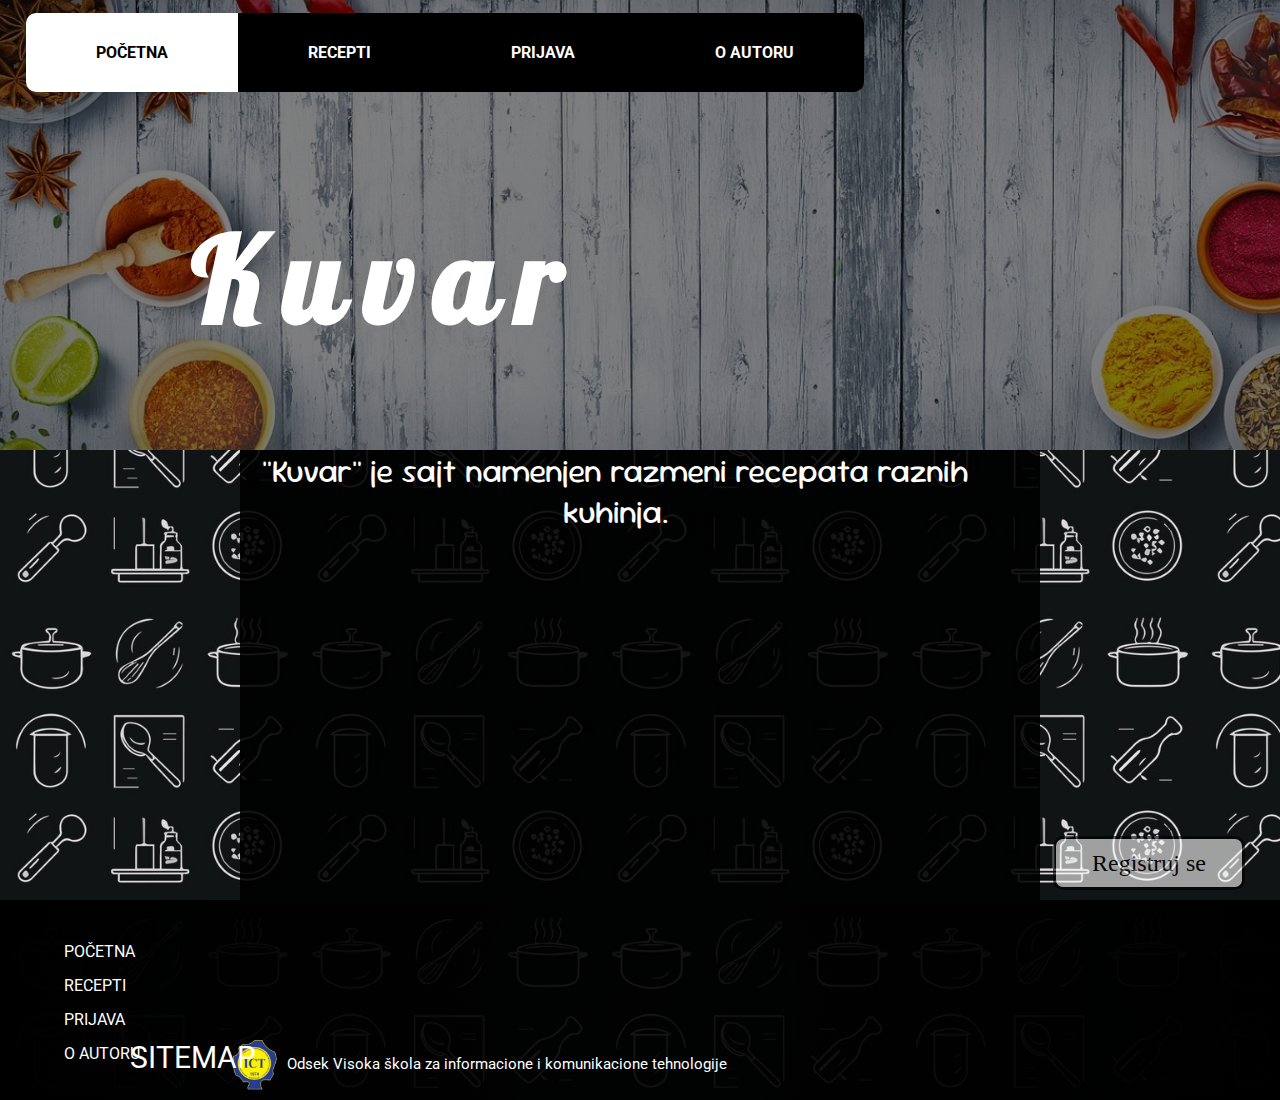
<file: index.html>
<!DOCTYPE html>
<html>
    <head>
		<meta charset ="UTF-8">
        <title>Kuvar</title>
		<link rel="stylesheet" href="css/style.css">
		<link rel="icon" type="image/x-icon" href="images\favicon.ico">
		<link rel="preload" href="images/titlebanner.jpg" as="image">
		<link href='https://fonts.googleapis.com/css?family=Sour+Gummy' rel='stylesheet' type='text/css'>
		<link href='https://fonts.googleapis.com/css?family=Roboto' rel='stylesheet' type='text/css'>
		<link href='https://fonts.googleapis.com/css?family=Lobster' rel='stylesheet' type='text/css'>
		<link rel="stylesheet" href="https://cdnjs.cloudflare.com/ajax/libs/font-awesome/6.0.0-beta3/css/all.min.css">
    </head>

    <body>
		<header>
			<div class="banner">
				<nav class="navigacija">
					<ul>
						<li><a href="index.html" style="background-color: white;color: black">POČETNA</a></li>
						<li><a href="recepti.html#detail">RECEPTI</a></li>
						<li><a href="prijava.html#registraciona-forma">PRIJAVA</a></li>
						<li><a href="o-autoru.html" >O AUTORU</a></li>
					</ul>
				</nav>
				<h1>Kuvar</h1>
			</div>
		<header>
		<main>
			<div id="opis-sajta">
				<p id="opis-levo">"Kuvar" je sajt namenjen razmeni recepata raznih kuhinja.</p><br>
				<p id="opis-desno">"Kuvar" nudi broj svojih izabranih recepata za najbolje kućne obroke, ali takođe i Vaše recepte! <a href="prijava.html#registraciona-forma" id="link-za-prijavu">Prijavite se danas</a> i podelite sa ostalim korisnicima jela koja svakodnevno krase Vašu trpezu!</p>
			</div>
			<div class="prijava-link">
					<a href="prijava.html#registraciona-forma"><button id="prijava">Registruj se</button></a>
			</div>
		</main>
		<footer>
			<nav class="footer-navigacija">
				<ul>
					<li><a href="index.html">POČETNA</a></li>
					<li><a href="recepti.html">RECEPTI</a></li>
					<li><a href="prijava.html#registraciona-forma">PRIJAVA</a></li>
					<li><a href="o-autoru.html" >O AUTORU</a></li>
				</ul>
			</nav>
			<div id="link-sajta-skole">
				<img src="images/ictlogo.png">
				<a href="https://www.ict.edu.rs/" id="link-skole" target="_blank">Odsek Visoka škola za informacione i komunikacione tehnologije</a>
			</div>
			<div>
				<a href="sitemap.html" id="sitemap-link">SITEMAP</a>
			</div>
		</footer>
		<script>
        window.addEventListener("load", function() {
            if (window.location.hash) {
                window.scrollTo(0, 0);
                history.pushState("", document.title, window.location.pathname);
            }
        });
		</script>
    </body>
</html>
</file>
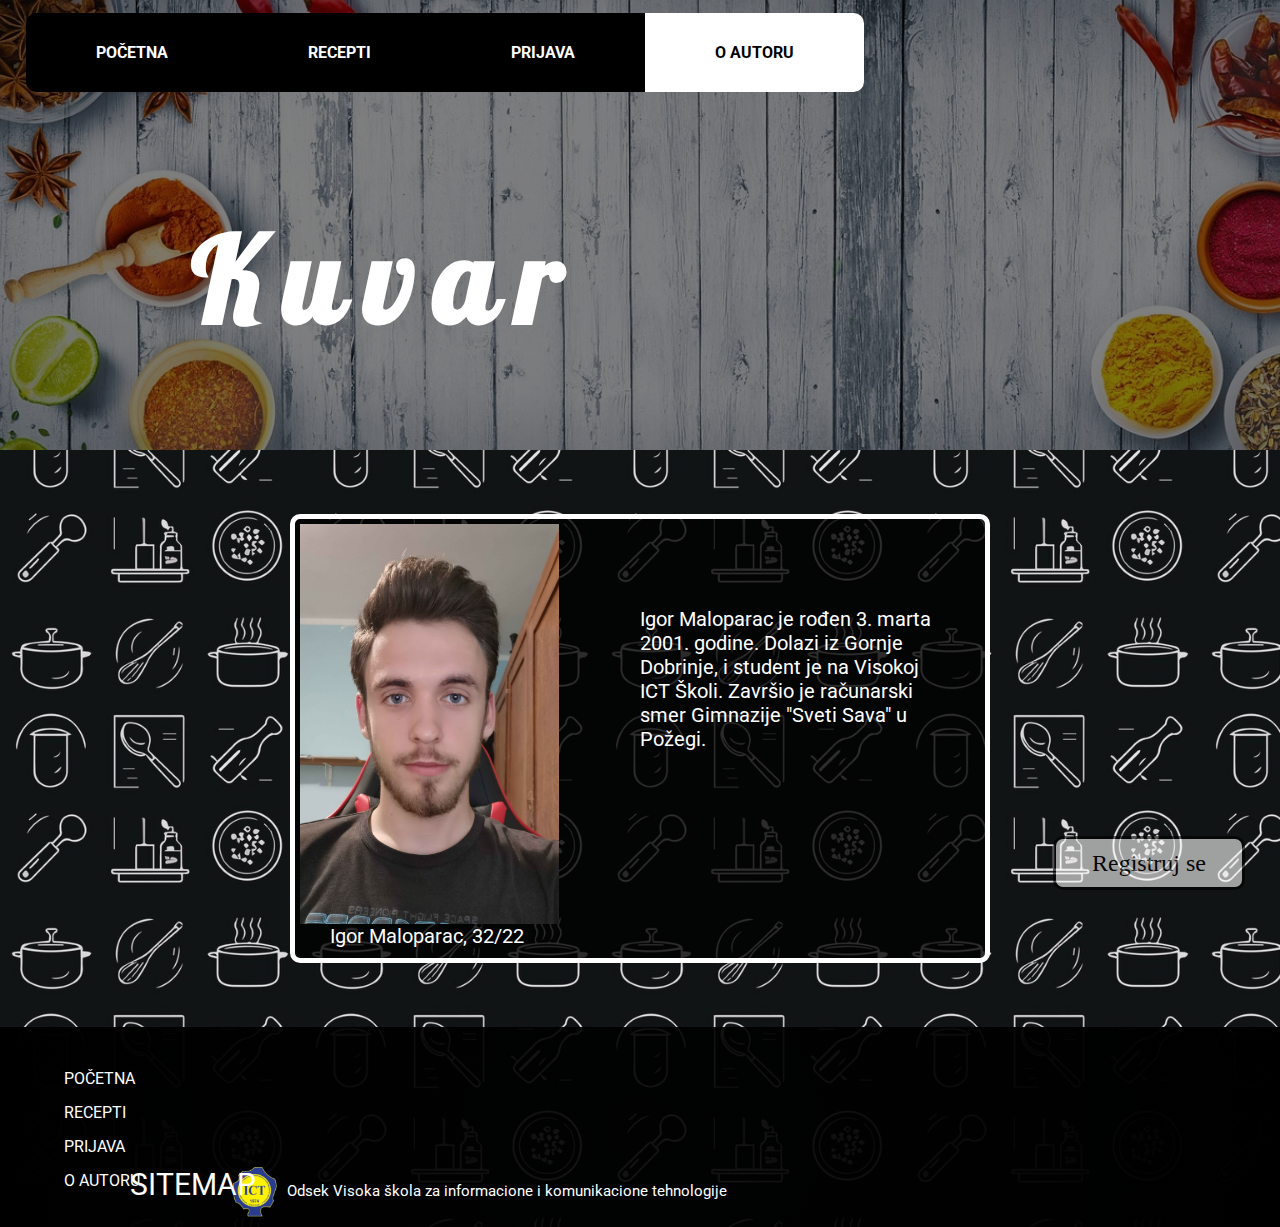
<file: o-autoru.html>
<!DOCTYPE html>
<html>
    <head>
		<meta charset ="UTF-8">
        <title>Kuvar</title>
		<link rel="stylesheet" href="css/style.css">
		<link rel="icon" type="image/x-icon" href="images\favicon.ico">
		<link rel="preload" href="images/titlebanner.jpg" as="image">
		<link href='https://fonts.googleapis.com/css?family=Roboto' rel='stylesheet' type='text/css'>
		<link href='https://fonts.googleapis.com/css?family=Lobster' rel='stylesheet' type='text/css'>
    </head>

    <body>
		<header>
			<div class="banner">
				<nav class="navigacija">
					<ul>
						<li id="first"><a href="index.html">POČETNA</a></li>
						<li><a href="recepti.html">RECEPTI</a></li>
						<li><a href="prijava.html#registraciona-forma">PRIJAVA</a></li>
						<li><a href="o-autoru.html" style="background-color: white;color: black">O AUTORU</a></li>
					</ul>
				</nav>
				<h1>Kuvar</h1>
			</div>
		<header>
		<main>
			<div id="opis-autora">
				<div id="indeks-slika">
					<img src="images/autor.jpg" width="259px" height="400px">
					<p>Igor Maloparac, 32/22</p>
				</div>
				<p id="biografija">Igor Maloparac je rođen 3. marta 2001. godine. Dolazi iz Gornje Dobrinje, i student je na Visokoj ICT Školi. Završio je računarski smer Gimnazije "Sveti Sava" u Požegi.</p>
			</div>
			<div class="prijava-link">
					<a href="prijava.html#registraciona-forma"><button id="prijava">Registruj se</button></a>
			</div>
		</main>
		<footer>
			<nav class="footer-navigacija">
				<ul>
					<li><a href="index.html">POČETNA</a></li>
					<li><a href="recepti.html">RECEPTI</a></li>
					<li><a href="prijava.html#registraciona-forma">PRIJAVA</a></li>
					<li><a href="o-autoru.html" >O AUTORU</a></li>
				</ul>
			</nav>
			<div id="link-sajta-skole">
				<img src="images/ictlogo.png">
				<a href="https://www.ict.edu.rs/" id="link-skole" target="_blank">Odsek Visoka škola za informacione i komunikacione tehnologije</a>
			</div>
			<div>
				<a href="sitemap.html" id="sitemap-link">SITEMAP</a>
			</div>
		</footer>
		<script>
        window.addEventListener("load", function() {
            if (window.location.hash) {
                window.scrollTo(0, 0);
                history.pushState("", document.title, window.location.pathname);
            }
        });
		</script>
    </body>
</html>
</file>
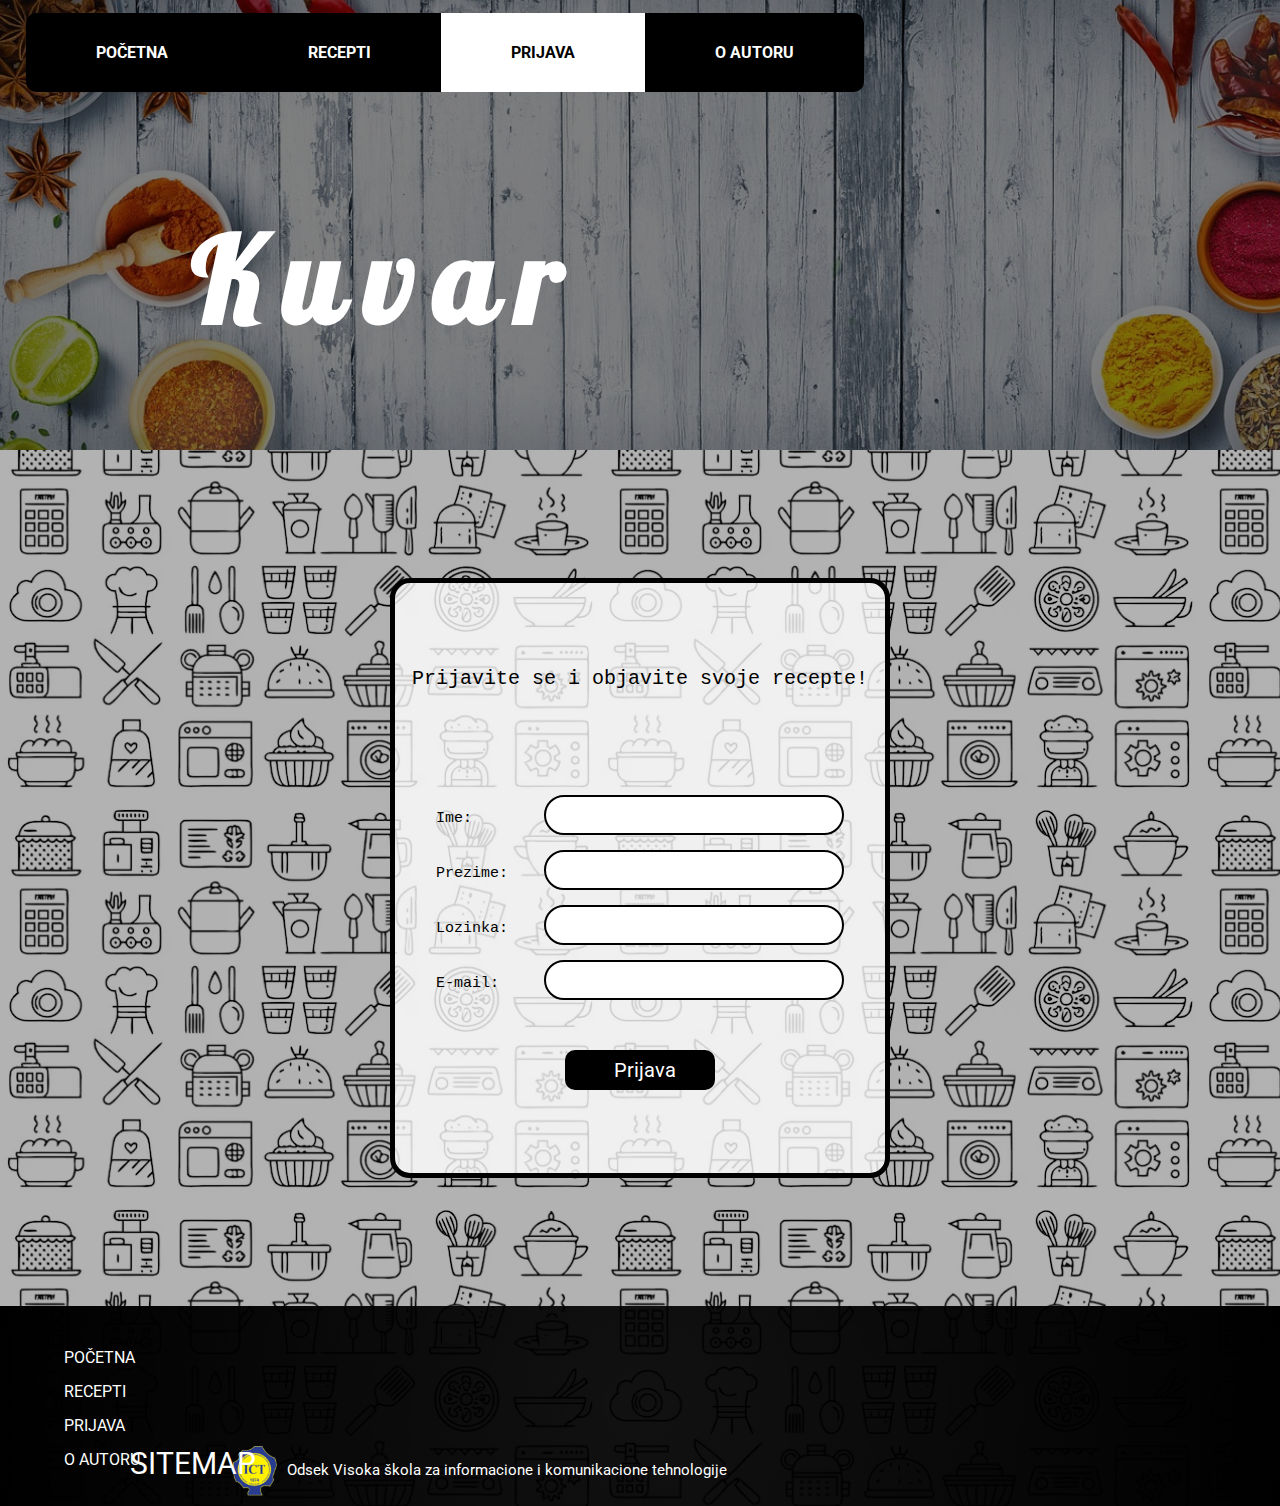
<file: prijava.html>
<!DOCTYPE html>
<html>
    <head>
		<meta charset ="UTF-8">
        <title>Kuvar</title>
		<link rel="stylesheet" href="css/style.css">
		<link rel="icon" type="image/x-icon" href="images\favicon.ico">
		<link rel="preload" href="images/titlebanner.jpg" as="image">
		<link href='https://fonts.googleapis.com/css?family=Roboto' rel='stylesheet' type='text/css'>
		<link href='https://fonts.googleapis.com/css?family=Lobster' rel='stylesheet' type='text/css'>
    </head>

    <body id="body-prijava">
		<header>
			<div class="banner">
				<nav class="navigacija">
					<ul>
						<li id="first"><a href="index.html">POČETNA</a></li>
						<li><a href="recepti.html">RECEPTI</a></li>
						<li><a href="prijava.html" style="background-color: white;color: black">PRIJAVA</a></li>
						<li><a href="o-autoru.html" >O AUTORU</a></li>
					</ul>
				</nav>
				<h1>Kuvar</h1>
			</div>
		<header>
		<main>
			<div id="registracija">
				<form id="registraciona-forma">
					<p>Prijavite se i objavite svoje recepte!</p>
					<div>
						<label for="ime">Ime:</label>
						<input type="text" id="ime" name="ime">
					</div>
					<div>
						<label for="prezime">Prezime:</label>
						<input type="text" id="prezime" name="prezime">
					</div>
					<div>
						<label for="lozinka">Lozinka:</label>
						<input type="password" id="lozinka" name="lozinka">
					</div>
					<div>
						<label for="email">E-mail:</label>
						<input type="text" id="email" name="email">
					</div>
					<input type="submit" id="prijava-submit" name="submit" value="Prijava">
				</form>
			</div>
		</main>
		<footer>
			<nav class="footer-navigacija">
				<ul>
					<li><a href="index.html">POČETNA</a></li>
					<li><a href="recepti.html">RECEPTI</a></li>
					<li><a href="prijava.html#registraciona-forma">PRIJAVA</a></li>
					<li><a href="o-autoru.html" >O AUTORU</a></li>
				</ul>
			</nav>
			<div id="link-sajta-skole">
				<img src="images/ictlogo.png">
				<a href="https://www.ict.edu.rs/" id="link-skole" target="_blank">Odsek Visoka škola za informacione i komunikacione tehnologije</a>
			</div>
			<div>
				<a href="sitemap.html" id="sitemap-link">SITEMAP</a>
			</div>
		</footer>
    </body>
</html>
</file>
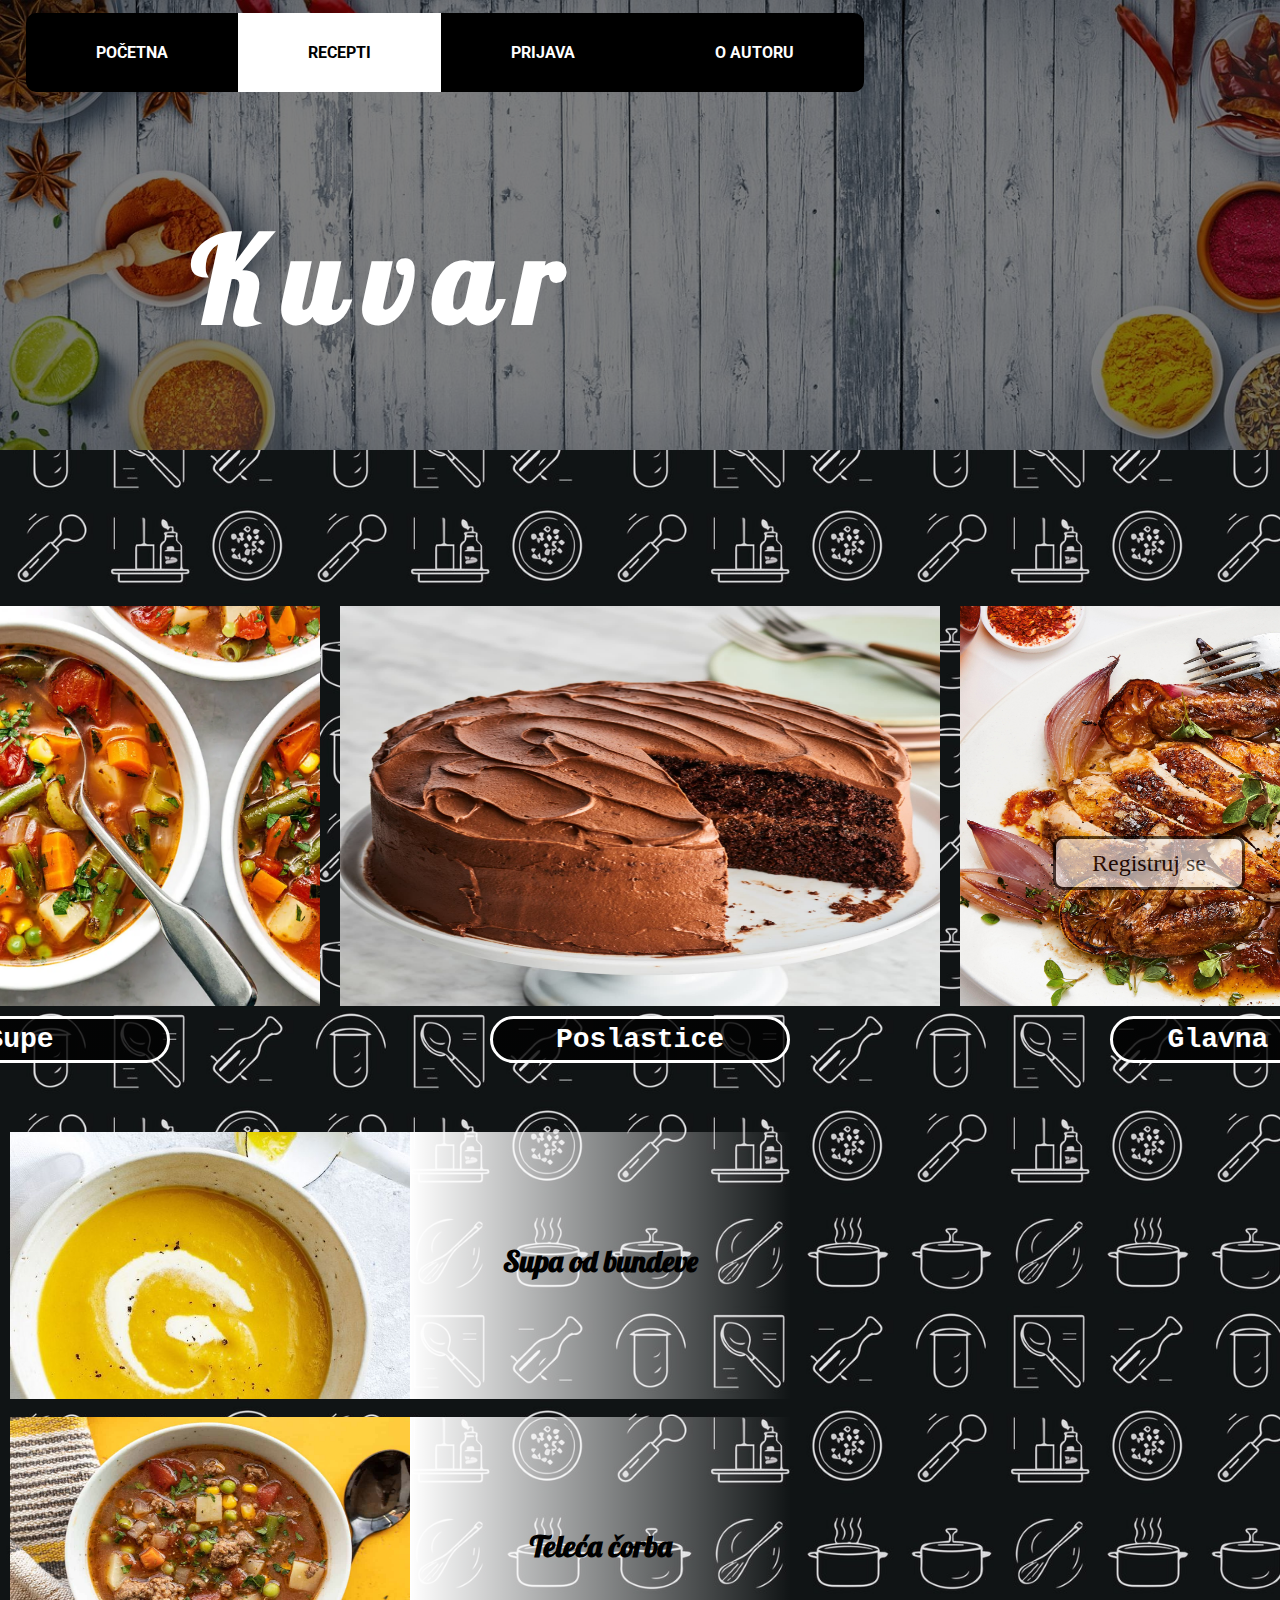
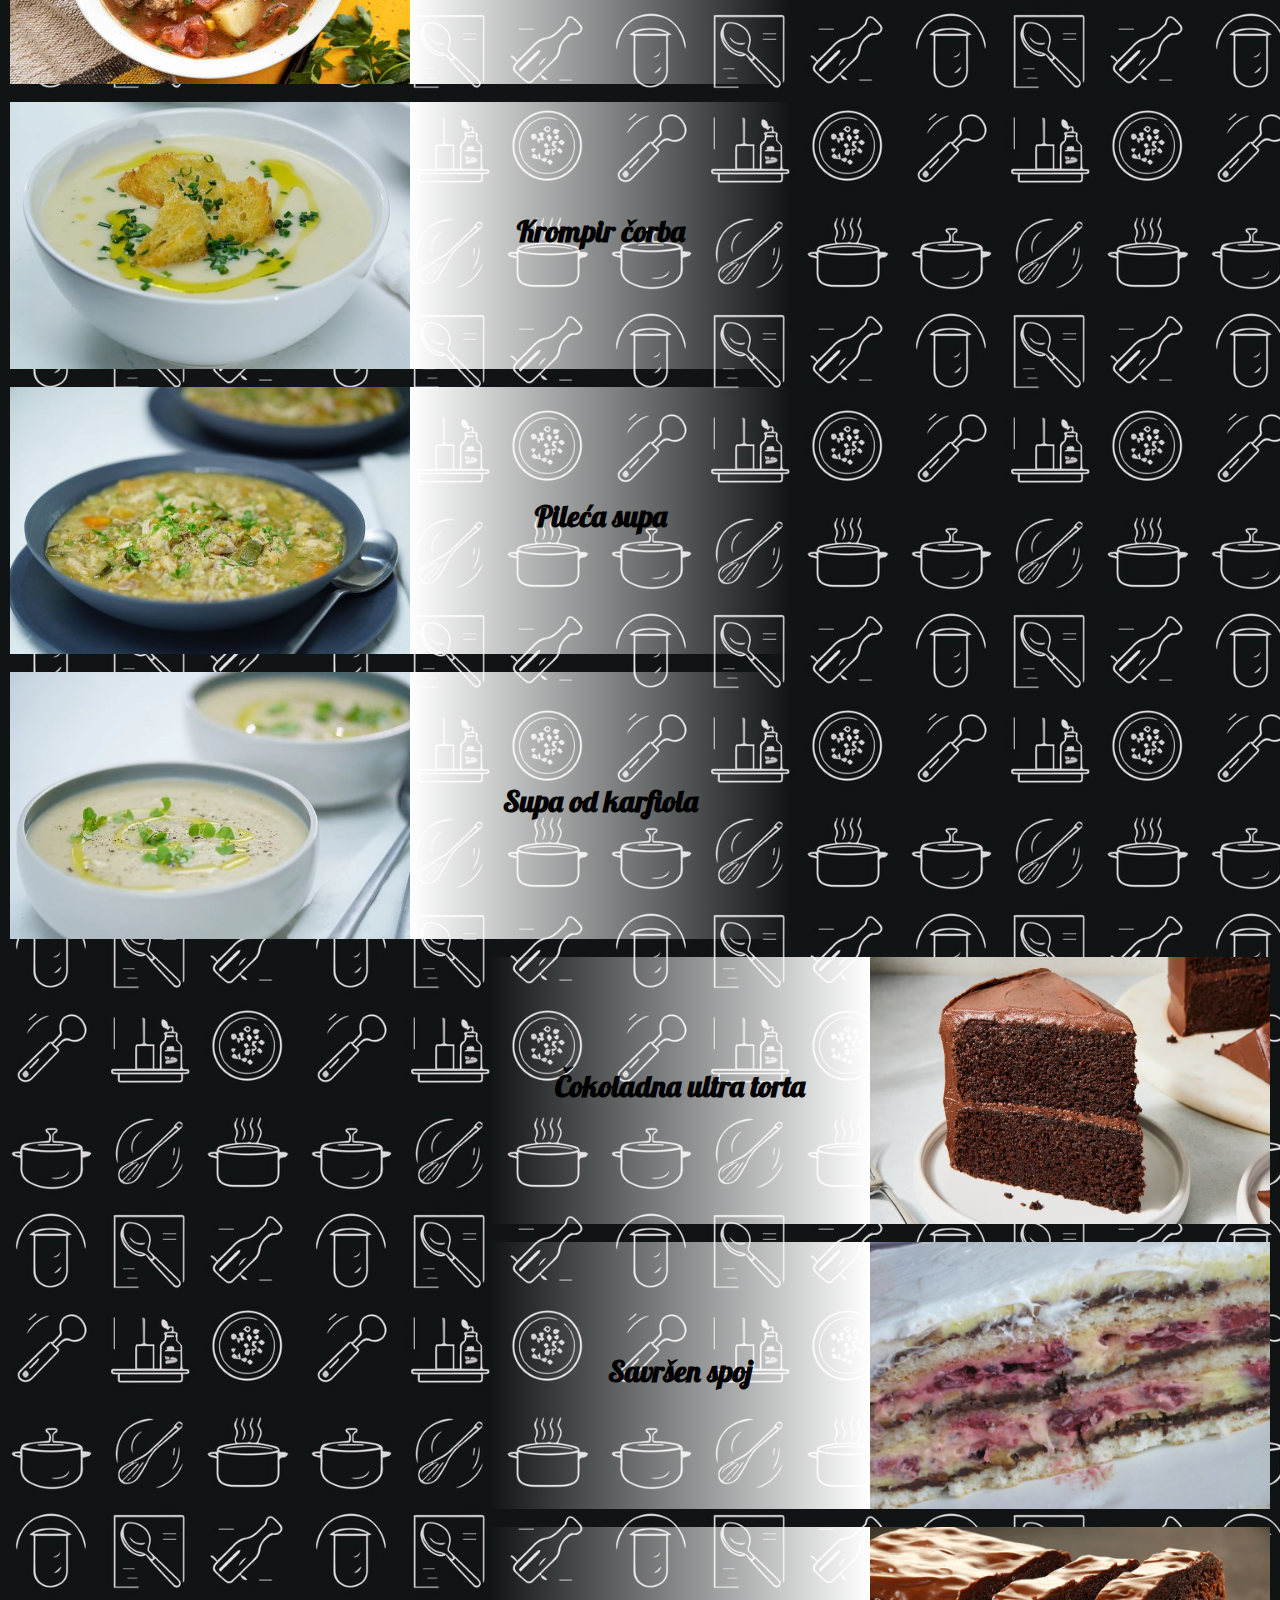
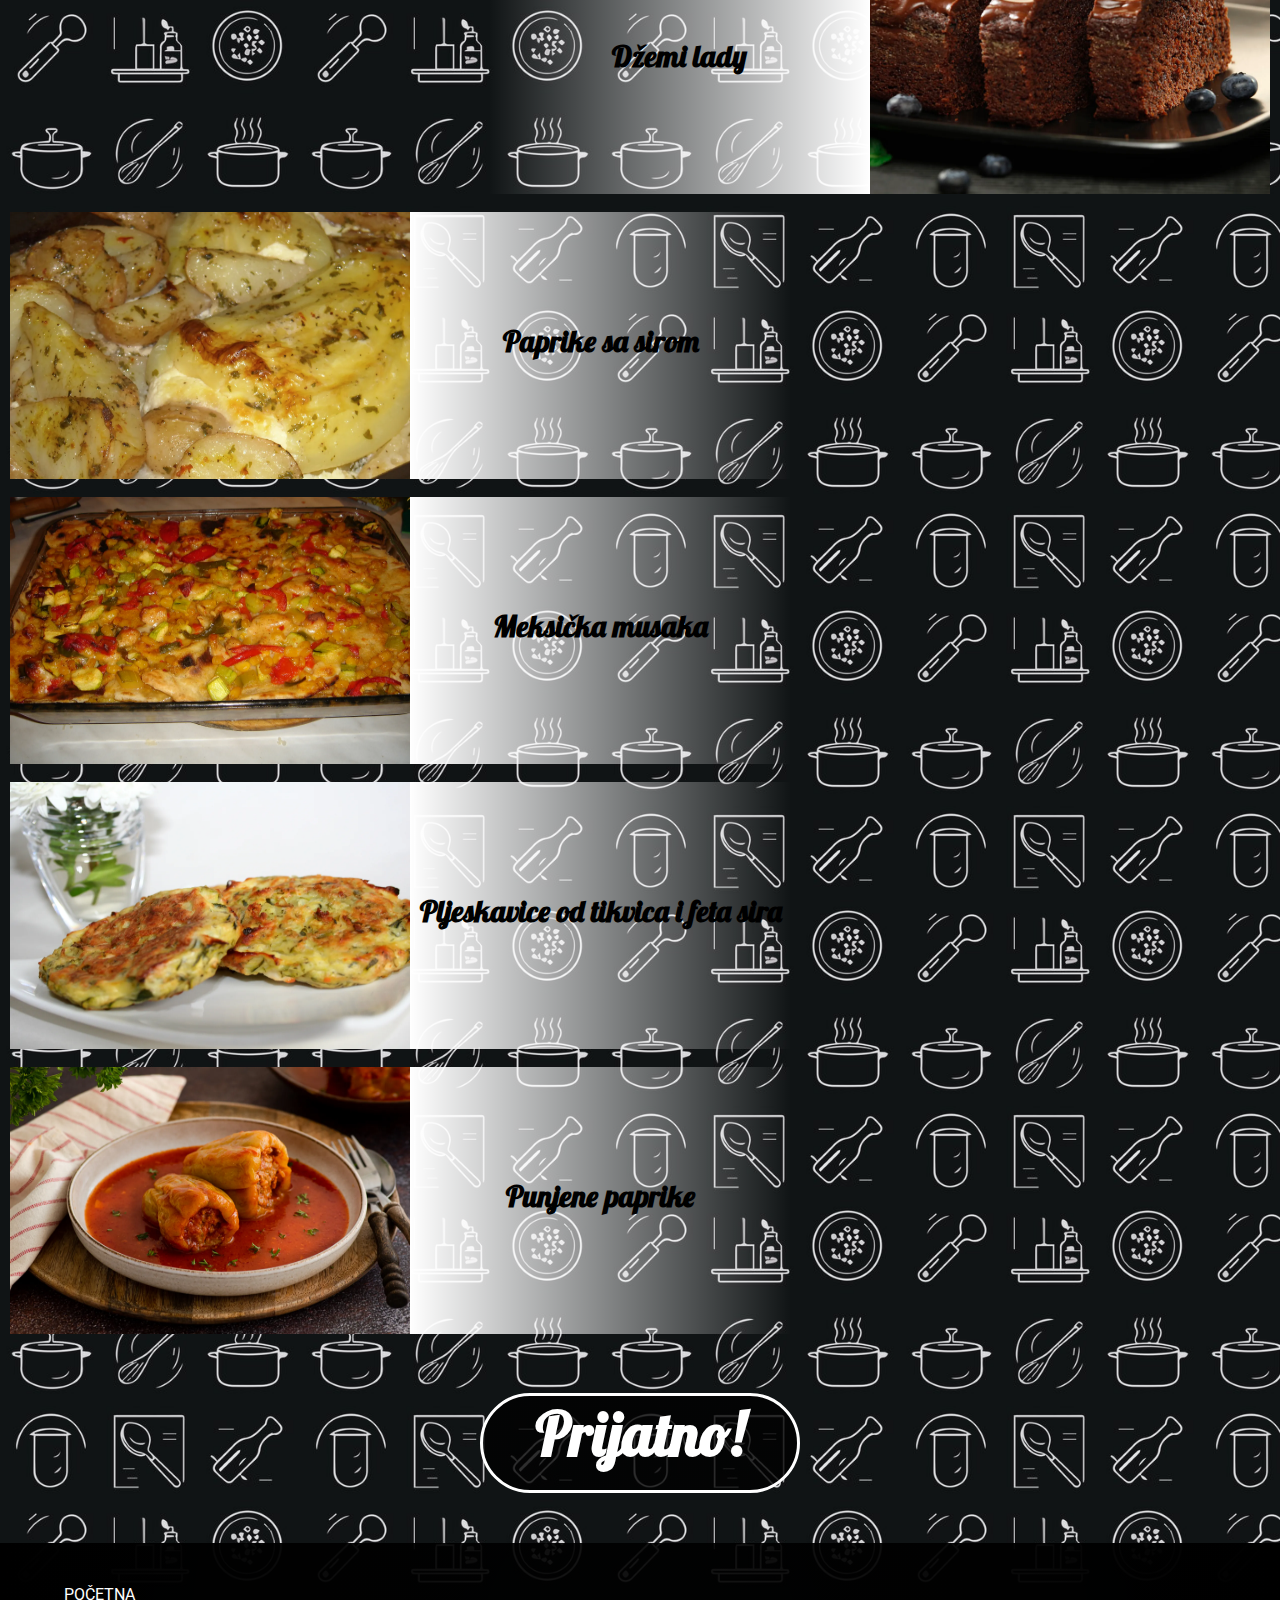
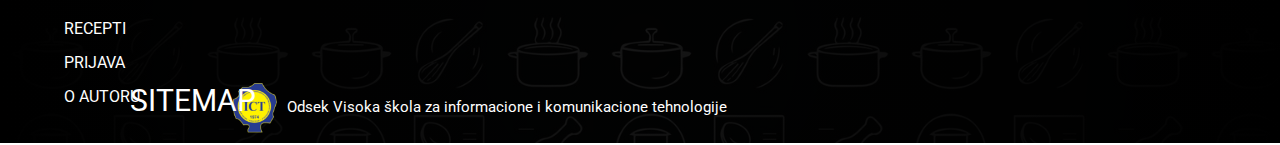
<file: recepti.html>
<!DOCTYPE html>
<html>
    <head>
		<meta charset ="UTF-8">
        <title>Kuvar</title>
		<link rel="stylesheet" href="css/style.css">
		<link rel="icon" type="image/x-icon" href="images\favicon.ico">
		<link rel="preload" href="images/titlebanner.jpg" as="image">
		<link href='https://fonts.googleapis.com/css?family=Lobster' rel='stylesheet' type='text/css'>
		<link href='https://fonts.googleapis.com/css?family=Roboto' rel='stylesheet' type='text/css'>
    </head>

    <body>
		<header>
			<div class="banner">
				<nav class="navigacija">
					<ul>
						<li id="first"><a href="index.html">POČETNA</a></li>
						<li><a href="recepti.html" style="background-color: white;color: black">RECEPTI</a></li>
						<li><a href="prijava.html#registraciona-forma">PRIJAVA</a></li>
						<li><a href="o-autoru.html" >O AUTORU</a></li>
					</ul>
				</nav>
				<h1>Kuvar</h1>
			</div>
		<header>
		<main>
				<div class="detail">
					<hr id="left-line">
					<h1>Naši recepti</h1>
					<hr id="right-line">
				</div>
				<div class="lista-recepata">
					<article class="recept">
						<figure class="vrsta-jela" id="supa">
							<a href="#supe"><img src="images\soup.webp" width="600" height="400"></a>
							<h2>Supe</h2>
						</figure>
					</article>
					<article class="recept">
						<figure class="vrsta-jela" id="torta">
							<a href="#poslastice"><img src="images\cake.jpg" width="600" height="400"></a>
							<h2>Poslastice</h2>
						</figure>
					</article>
					<article class="recept">
						<figure class="vrsta-jela" id="glavno-jelo">
							<a href="#glavna-jela"><img src="images\glavnojelo.jpg" width="600" height="400"></a>
							<h2>Glavna jela</h2>
						</figure>
					</article>
				</div>
				<div class="jelo" id="supe">
					<article class="recepti-supe">
						<header>
							<figure class="supa-slike">
								<img src="images/bundeva.jpg" width="400px" height="267px">
							</figure>
						</header>
						<section class="opis-desno" tabindex="0">
							<h2>Supa od bundeve</h2>
							<p><b>Priprema:</b> Bundevu očistiti i iseći na kockice. Na malo ulja propržiti iseckani luk i beli luk, oko 5 minuta. Potom dodati bundevu, dinstati još 10ak minuta. Po potrebi, dodati još ulja. Povegetiti i pobiberiti po ukusu, dodati malo slatke paprike. Dodati peršunov list i majčinu dušicu. Naliti supu sa 1,25L vode. Kuvati dok ne provri i proveriti da li je bundeva smekšala. 
Premestiti supu u multipraktik (super seckalicu) i mutiti dok ne dobijete glatku kremu. 
Vratiti supu u šerpu i kuvati još 15ak minuta. Potom, pomešati mleko i pavlaku i konstatno mešajući sjediniti sa supom, da ne bi došlo do grudvica. Ostaviti supu, da još jednom provri. Posoliti po ukusu. Lepše je kada se malo bolje posoli.</p>
						</section>
					</article>
					<article class="recepti-supe">
						<header>
							<figure class="supa-slike">
								<img src="images/teleca.jpg" width="400px" height="267px">
							</figure>
						</header>
						<section class="opis-desno" tabindex="0">
							<h2>Teleća čorba</h2>
							<p><b>Priprema:</b> Na ulju proprziti sitno iseckan crni luk i sargarepu iseckanu na kolutice. Dodati junece meso i to proprziti. Dodati brasno i so i sipati vodu oko 2l. Staviti krompir iseckan na kockice, pirinac, lovorov list i sitno iseckan beli luk i ostaviti da se kuva na tihoj vatri. Kada se je meso skuvalo u ciniju izmesati zumance sa jogurtom i dodati u corbu. Kuvati jos 5-10 min i corba je gotova!</p>
						</section>
					</article>
					<article class="recepti-supe">
						<header>
							<figure class="supa-slike">
								<img src="images/krompir.jpg" width="400px" height="267px">
							</figure>
						</header>
						<section class="opis-desno" tabindex="0">
							<h2>Krompir čorba</h2>
							<p><b>Priprema:</b> Sve sastojke za okruglice sjediniti, zaciniti po ukusu i dobro izmjesati. Praviti manje loptice i prziti Par Minuta na Malo ulja dok fino ne porumene. Zagrijati sad oko 5 kasika ulja Pa prziti oba Luka dok ne Bude staklast, dodati Krompir, sargarepu (sve po zelji sjeceno na kocke) Pa dobro uprziti. Dodati grasak, papriku i fino izmjesati. Usipati vrelu vodu po potrebi u koju Ste dodati kocku za supu. Kad je Krompir vec kuhan i sve Ostalo Pa dodati mesne okruglice, Jos tekucine po potrebi, zaciniti sa paprikom, biberom, po potrebi Soli i dobro izmjesati. Kuhati Jos oko 5 Minuta i sluziti.</p>
						</section>
					</article>
					<article class="recepti-supe">
						<header>
							<figure class="supa-slike">
								<img src="images/pileca.jpg" width="400px" height="267px">
							</figure>
						</header>
						<section class="opis-desno" tabindex="0">
							<h2>Pileća supa</h2>
							<p><b>Priprema:</b> Iseckati crni luk i praziluk i propržiti na malo ulja u šerpi u kojoj ćete pripremati supu. Naliti vodom i ubaciti batake, krila, seckanu šargarepu i koren celera. Kuvati na srednje jakoj vatri oko 20 minuta. Dodati kocku za supu, rezance i začiniti biberom i vegetom po potrebi. Ubaciti kašiku peršuna ili celerovog lista. Kuvati još 15 minuta na smanjenoj vatri. Kad je gotovo, izvaditi batake i krila i očistiti od kože i kostiju. Isitnjeno meso vratiti u supu.</p>
						</section>
					</article>
					<article class="recepti-supe">
						<header>
							<figure class="supa-slike">
								<img src="images/karfiol.webp" width="400px" height="267px">
							</figure>
						</header>
						<section class="opis-desno" tabindex="0">
							<h2>Supa od karfiola</h2>
							<p><b>Priprema:</b> U vecoj serpi sipati ulje, dodati sitno naseckani crni i beli luk, prziti oko 5 minuta, ali paziti da ne izgori, nego da bude staklast. Dodati krompir, sargarepu isecene na kockice, sipati pileci temeljac, ako nemate isti, sipajte obicnu vodu, sa dodatkom kocke za pilecu supu, i pustite da provri, dodati karfiol, sitno isecen, celer, ili razdeljen na sitne cvetove, celer isecen na sitne kockice, smanjiti temperaturu, poklopiti i kuvati oko 20 minuta, ili dok vam povrce nije skuvano. Skloniti sa ringle. U blenderu, ili stap mikserom, izmiksajte, vratite na ringlu na niaskoj temperaturi, sipajte mleko, zacine i belo vino. Servirajte sa persunom i rendanim sirom.</p>
						</section>
					</article>
				</div>
				<div class="jelo" id="poslastice">
					<article class="recepti-poslastice" id="">
						<section class="opis-levo" tabindex="0">
							<h2>Čokoladna ultra torta</h2>
							<p><b>Priprema:</b> Sjediniti brašno, prašak za pecivo i kakao te ostaviti sa strane. Umutiti omekšali maslac i šećer dok se ne dobije krema. U to dodavati jedno po jedno jaje i mutiti. Dodati mješavinu s brašnom. Na kraju dodati komadiće čokolade, te lagano promiješati. Gotovu smesu uliti u kuglof (pouljen i pobrašnjen). Peći 10 min na temperaturi od 200 stepeni, a zatim peći oko 40 min na temperaturi od 150 stepeni.Gotov kolač posuti šećerom u prahu.</p>
						</section>
						<header>
							<figure class="poslastica-slike">
								<img src="images/cokoultra.jpg" width="400px" height="267px">
							</figure>
						</header>
					</article>
					<article class="recepti-poslastice" id="">
						<section class="opis-levo" tabindex="0">
							<h2>Savršen spoj</h2>
							<p><b>Priprema:</b> Belanca dobro umutiti sa šećerom pa dodati brašno, mleko, ulje i dobro izmešati. Pleh obložiti papirom za pečenje pa izliti masu. Koru peći 20 min na 200C a po potrebi nakon 10-tak minuta smanjiti na 150C. Ispečene kore poprskati sa malo mleka. Rastopiti 200 g čokolade sa 100 ml slatke pavlake te sve tri kore prošarati čokoladom i posuti ravnomerno listićima badema ili seckanim pečenim lešnicima. Ostaviti da se čokolada stegne. Mleko provreti sa šećerom i vanilin šećerom. Žumanca umutiti sa brašnom i dodati im deo provrelog mleka, sipati ih u mleko i skuvati fil. Prohladiti ga pa dodati umućen maslac, još malo ohladiti i dodati kisele pavlake prethodno umućene viljuškom, zatim sve to umutiti mikserom.</p>
						</section>
						<header>
							<figure class="poslastica-slike">
								<img src="images/savrsenspoj.jpg" width="400px" height="267px">
							</figure>
						</header>
					</article>
					<article class="recepti-poslastice" id="">
						<section class="opis-levo" tabindex="0">
							<h2>Džemi lady</h2>
							<p><b>Priprema:</b> Izmiješajte šećer, šećer u prahu, ulje i džem. Pomiješajte brašna, dodajte prašak za pecivo, sodu bikarbonu, vanilin šećer i kakao. U smjesu od brašna umiješajte smjesu od džema i ulja, a zatim i jogurt koji ste izmiješali s mlijekom. Sve dobro promiješajte i izlijte u namašćen duguljasti kalup (26×12 cm). Kolač pecite u pećnici zagrijanoj na 180°C oko 40 minuta. Na laganoj vatri otopite maslac, čokoladu i vrhnje, pa ovom glazurom prelijte još vrući kolač.</p>
						</section>
						<header>
							<figure class="poslastica-slike">
								<img src="images/dzemilady.jpg" width="400px" height="267px">
							</figure>
						</header>
					</article>
				</div>
				<div class="jelo" id="glavna-jela">
					<article class="recepti-glavno">
						<header>
							<figure class="glavno-jelo-slike">
								<img src="images/paprikesir.jpg" width="400px" height="267px">
							</figure>
						</header>
						<section class="opis-desno" tabindex="0">
							<h2>Paprike sa sirom</h2>
							<p><b>Priprema:</b> U sir dodati jaja, kiselu pavlaku i 5 kašika ulja, sve izmešati i napuniti paprike. Paprike poredjati u nauljenu djuvečaru. Ove mase od sira će nam ostati, u nju ćemo iseckati krompir, dodati začin, mleveni biber, sitno seckani sveži peršun ili sušeni i vrlo malo posuti sa tučenom alevom paprikom.Sve dobro izmešati i redjati krompir izmedju punjenih paprika. Pomešati 4 kašike ulja i 4 kašike vode preliti odozgo. Peći isključivo u djuvečari da bi krompir bio sočan. Peći dok krompir ne dobije zlatno-žutu boju. Paprike kada ih napunite ne treba ih ničim zatvoriti, jer dok se peku polako će malo nadeva izaći i bude krompir jako sočan.</p>
						</section>
					</article>
					<article class="recepti-glavno">
						<header>
							<figure class="glavno-jelo-slike">
								<img src="images/musaka.jpg" width="400px" height="267px">
							</figure>
						</header>
						<section class="opis-desno" tabindex="0">
							<h2>Meksička musaka</h2>
							<p><b>Priprema:</b> Na mješavini putera i maslinovog ulja podinstati štapićasto narezani pileći file. Dodati sitno narezane paprike. Kad se malo podinstaju dodati češnjak, kukuruz. Dodati začin i podliti vodom po uputi. Dodati nasjeckanih tikvica na malo veće kockice nego za francusku salatu, dodati još čilija i soli po ukusu. prodinstati dok su tkvice na pola mekane 3-5 minuta. U vatrostalnoj zdjeli dno malo nauljiti i slagati red tortilja, red dinstanog povrća, red naribanog gaude i to ponavljati dok ima mase i na kraju dođe red tortilja koje se ipak malo sa ovim sokom prekriju da se ne zasuše kod pečenja. Što više sira se nariba to bolje. Staviti u vruću pećnicu 30-35 minuta.</p>
						</section>
					</article>
					<article class="recepti-glavno">
						<header>
							<figure class="glavno-jelo-slike">
								<img src="images/tikvice.jpg" width="400px" height="267px">
							</figure>
						</header>
						<section class="opis-desno" tabindex="0">
							<h2>Pljeskavice od tikvica i feta sira</h2>
							<p><b>Priprema:</b> Tikvice oprati pa ih narendati na krupniju stranu renda. Staviti ih u cediljku, posoliti ih i ostaviti oko pola sata da se ocede. U medjuvremenu iseckati mladi luk, staviti u posudu i dodati izmrvljeni feta sir. U to dodati sitno iseckanu mirodjiju i brasno i posoliti i pobiberiti i dodati malo vegete, budite pazljivi kada solite jer sir je slan. Dodati umucena jaja i sve dobro sjediniti. U smesu od brasna i jaja dodati ocedjene tikvice i sve dobro promesati. U veci tiganj zagrejati ulje pa sipati po kasiku smese od tikvica, kasikom ih malo pritisnite odozgore i prziti ih oko 3-4 minute na svakoj strani. Przene pljeskavice stavljati na kuhinjski papir da se ocede od viska masnoce.</p>
						</section>
					</article>
					<article class="recepti-glavno">
						<header>
							<figure class="glavno-jelo-slike">
								<img src="images/paprike.jpg" width="400px" height="267px">
							</figure>
						</header>
						<section class="opis-desno" tabindex="0">
							<h2>Punjene paprike</h2>
							<p><b>Priprema:</b> Svježim paprikama odrežite kapice i izdubite ih. Paprike operite i ocijedite. Mljeveno meso pomiješajte pa dodajte luk, nasjeckani češnjak, peršin, crvenu papriku u prahu, papar, sol, jaje, 1 kašičicu Vegete i rižu. Mesnu smjesu dobro izmiješajte i njome nadjenite pripremljene paprike. Paprike kratko popecite na zagrijanom ulju sa svih strana, dodajte passatu, list celera, preostalu Vegetu, vode prema potrebi i kuhajte na laganoj vatri oko 50 minuta. Potkraj kuhanja umiješajte Gussnel razmućen u malo vode.</p>
						</section>
					</article>
				</div>
				<h1 id="prijatno">Prijatno!</h1>
				<div class="prijava-link">
					<a href="prijava.html#registraciona-forma"><button id="prijava">Registruj se</button></a>
				</div>
			</main>
			<footer>
			<nav class="footer-navigacija">
				<ul>
					<li><a href="index.html">POČETNA</a></li>
					<li><a href="recepti.html">RECEPTI</a></li>
					<li><a href="prijava.html#registraciona-forma">PRIJAVA</a></li>
					<li><a href="o-autoru.html" >O AUTORU</a></li>
				</ul>
			</nav>
			<div id="link-sajta-skole">
				<img src="images/ictlogo.png">
				<a href="https://www.ict.edu.rs/" id="link-skole" target="_blank">Odsek Visoka škola za informacione i komunikacione tehnologije</a>
			</div>
			<div>
				<a href="sitemap.html" id="sitemap-link">SITEMAP</a>
			</div>
		</footer>
		<script>
        window.addEventListener("load", function() {
            if (window.location.hash) {
                window.scrollTo(0, 0);
                history.pushState("", document.title, window.location.pathname);
            }
        });
		</script>
    </body>
</html>
</file>
<file: css/style.css>
* {
	margin: 0;
	padding: 0;
	box-sizing: border-box;
}

html {
	scroll-behavior: smooth;
}

h1 {
	text-align: center;
}

body {
	background-image: 
	linear-gradient(rgba(255, 255, 255, 0.05), rgba(255, 255, 255, 0.05)),
	url('../images/bgiconsblack.jpg');
	background-repeat: repeat;
	background-size: 300px 300px;
}

#body-prijava {
	 background-image: 
	 linear-gradient(rgba(0, 0, 0, 0.3), rgba(0, 0, 0, 0.3)),
	 url('../images/bgiconswhite.jpg');
	 background-size: 600px 400px;
}

footer {
	position: relative;
	display: flex;
	width: 100%;
	height: 200px;
	background: radial-gradient(circle, rgba(0, 0, 0, 0.9), rgba(0, 0, 0, 0.95), rgba(0, 0, 0, 1));
}

.detail {
	display: flex;
	justify-content: center;
	align-items: center;
	padding: 20px;
	margin: 20px auto;
	width: 500px;
	border: 3px solid white;
	border-radius: 50px;
	background-color: rgba(0, 0, 0, 0.8);
	animation: fadeInDown 0.5s ease-out forwards;
	animation-delay: 0.1s;
	opacity: 0;
}

.detail h1 {
	text-align: center;
	color: white;
	width: 400px;
	font-size: 48px;
	font-family: Lobster;
	opacity: 0;
	animation: fadeInDown 0.5s ease-out forwards;
	animation-delay: 0.3s;
}

#right-line {
	width: 70px;
	height: 5px;
	background-color: white;
	margin: 0 15px;
	opacity: 0;
	animation: fadeInLeft 0.7s ease-out forwards;
	animation-delay: 0.8s;
}

#left-line {
	width: 70px;
	height: 5px;
	background-color: white;
	margin: 0 15px;
	opacity: 0;
	animation: fadeInRight 0.7s ease-out forwards;
	animation-delay: 0.8s;
}

@keyframes fadeInDown {
    0% {
        opacity: 0;
        transform: translateY(-30px);
    }
    100% {
        opacity: 1;
        transform: translateY(0);
    }
}

@keyframes fadeInLeft {
    0% {
        opacity: 0;
        transform: translateX(30px);
    }
    100% {
        opacity: 1;
        transform: translateX(0);
    }
}

@keyframes fadeInRight {
    0% {
        opacity: 0;
        transform: translateX(-30px);
    }
    100% {
        opacity: 1;
        transform: translateX(0);
    }
}

.banner {
	width: 100%;
	height: 450px;
	background-image: 
	linear-gradient(rgba(0, 0, 0, 0.5), rgba(0, 0, 0, 0.5)),
	url('../images/titlebanner.jpg');
	background-size: cover;
	position: relative;
}

.banner h1 {
	position: absolute;
	top: 45%;
	left: 15%;
	font-size: 120px;
	color: white;
	letter-spacing: 20px;
	font-family: Lobster;
}

.navigacija {
	position: relative;
	display: flex;
	padding: 1% 2%;
}

.navigacija img {
	position: absolute;
}

.navigacija ul{
	list-style: none;
	overflow: hidden;
	background-color: #000;
	opacity: 100%;
	position: absolute;
	margin: 0;
	border-radius: 10px;
	display: flex;
	align-items: center;
}

.navigacija a {
	color: white;
	text-decoration: none;
	padding: 30px 70px;
	display: block;
	text-align: center;
	font-family: Roboto;
	font-weight: bold;
	transition: background-color 0.3s ease, color 0.3s ease;
}

.navigacija a:hover {
	background-color: white;
	color: black;
	transition: 0.3s;
}

.footer-navigacija {
	justify-content: center;
	align-items: center;
	margin-left: 5vw;
	margin-right: auto;
	margin-top: 3vh;
}

.footer-navigacija li{
	padding-top: 15px;
}

.footer-navigacija a {
	display: inline-block;
	text-decoration: none; 
	font-family: Roboto;
	color: white;
	transition: transform 0.2s ease;
}

.footer-navigacija a:hover {
	transform: translateX(10px);
}

#link-sajta-skole {
	position: relative;
	display: flex;
	height: 50px;
	width: 1000px;
	top: 70%;
	margin: 0 auto;
}

#link-sajta-skole img {
	margin-right: 10px;
}

#link-skole {
	text-decoration: none;
	color: white;
	font-family: Roboto;
	font-size: 15px;
	margin-top: 15px;
}

.lista-recepata {
	display: flex;
	flex-direction: flex-start;
	justify-content: center;
	align-items: center;
}

.recept {
	display: flex;
	justify-content: flex-start;
	margin-bottom: 50px;
	padding: 10px;
}

.vrsta-jela {
	display: flex;
	flex-direction: column;
	justify-content: center;
	align-items: center;
	position: relative;
}

.vrsta-jela img {
	transition: transform 0.3s, box-shadow 0.3s;
}

.vrsta-jela img:hover {
	transform: scale(1.03);
	box-shadow: 0 0 30px #fff;
}

.vrsta-jela h2 {
	font-family: monospace, serif;
	font-size: 28px;
	color: #fff;
	margin-top: 10px;
}

.recepti-vrste h2 {
	position: absolute;
}

.recepti-supe, .recepti-glavno {
	display: flex;
	padding-left: 10px;
	padding-bottom: 1vh;
	padding-top: 1vh;
}

.poslastica-slike {
	position: relative;
	z-index: 2;
}

.opis-desno {
	position: relative;
	background-image: linear-gradient(to right, rgba(255,255,255,1), rgba(255,255,255,0));
	width: 30%;
	transition: width 0.5s ease, background-color 0.5s ease;
}

.opis-levo {
	position: relative;
	background-image: linear-gradient(to left, rgba(255,255,255,1), rgba(255,255,255,0));
	width: 30%;
	transition: width 0.5s ease, background-color 0.5s ease;
	z-index: 1;
}

.opis-desno:hover {
	width: 100%;
	transition: 0.5s;
	cursor: pointer;
}

.opis-levo:hover {
	width: 100%;
	transition: 0.5s;
	cursor: pointer;
}

.opis-desno:focus, .opis-levo:focus {
	background-color: #fff;
	width: 100%;
	transition: 0.5s;
}

.opis-desno:focus p, .opis-levo:focus p {
	opacity: 1;
	margin: 0 auto;
}

.opis-desno:focus h2, .opis-levo:focus h2 {
	margin: 0 auto;
	transition: 0.5s;
}

.opis-levo:focus h2 {
	margin: 0 auto;
	transition: 0.5s;
}

.opis-desno p, .opis-levo p {
	width: 48vw;
	opacity: 0;
	transition: opacity 0.5s;
}

.opis-desno:hover p, .opis-levo:hover p {
	margin: 0 auto;
	opacity: 1;
}

.opis-desno:hover h2, .opis-levo:hover h2 {
	margin: 0 auto;
	transition: 0.5s;
}

.lista-recepata img {
	display: block;
}

.recepti-supe h2, .recepti-poslastice h2, .recepti-glavno h2 {
	text-align: center;
	font-family: monospace;
	font-size: 30px;
	margin-top: 110px;
	transition: margin-top 0.5s ease, margin-right 0.5s ease;
}

.recepti-supe p, .recepti-poslastice p, .recepti-glavno p {
	text-align: center;
	position: absolute;
	left: 10%;
	top: 20%;
	font-size: 20px;
	font-family: monospace;
}

.recepti-poslastice {
	display: flex;
	justify-content: flex-end;
	padding-right: 10px;
	padding-top: 1vh;
	padding-bottom: 1vh;
}

.jelo img {
	display: block;
}

.jelo h2 {
	font-family: Lobster;
}

#supe {
	display: flex;
	flex-direction: column;
}

#prijava {
	cursor: pointer;
	border: 3px solid #000;
	border-radius: 10px;
	height: 6vh;
	width: 15vw;
	position: fixed;
	bottom: 10px;
	right: 35px;
	background-color: #fff;
	opacity: 0.6;
	font-family: Georgia;
	font-size: 24px;
	transition: transform 0.3s, opacity 0.3s;
	z-index: 3;
}

#prijava:hover {
	opacity: 1;
	transform: scale(1.2);
}

#registraciona-forma {
	width: 500px;
	height: 600px;
	display: flex;
	margin: 10% auto;
	flex-direction: column;
	background-color: rgba(255, 255, 255, 0.8);
	justify-content: center;
	align-items: center;
	border: 5px solid black;
	border-radius: 20px;
	font-family: monospace;
	scroll-margin-top: 160px;
}

#registraciona-forma p {
	padding-bottom: 90px;
	font-size: 20px;
}

#registraciona-forma input {
	width: 300px;
	height: 40px;
	border: 2px solid black;
	border-radius: 50px;
	padding-left: 20px;
	font-family: Roboto;
	font-size: 20px;
}

#registraciona-forma label {
	display: inline-block;
	width: 100px;
	margin-top: 30px;
	font-size: 15px;
}

@keyframes slideInLeft {
    0% {
        opacity: 0;
        transform: translateX(-600px);
    }
    100% {
        opacity: 1;
        transform: translateX(0);
    }
}

@keyframes slideInRight {
    0% {
        opacity: 0;
        transform: translateX(600px);
    }
    100% {
        opacity: 1;
        transform: translateX(0);
    }
}

#opis-sajta p {
	text-align: center;
	color: white;
	font-size: 32px;
	width: 750px;
	font-family: Sour Gummy;
}

#opis-levo {
	animation: slideInRight 0.5s ease-out forwards;
}

#opis-desno {
	animation: slideInLeft 0.5s ease-out forwards;
	opacity: 0;
	animation-delay: 0.5s;
}

#opis-sajta {
	width: 800px;
	height: 50vh;
	margin: 0 auto;
	background-color: rgba(0, 0, 0, 0.9);
}

#link-za-prijavu {
	text-decoration: none;
	font-weight: bold;
	color: red;
	transition: transform 0.1s, text-shadow 0.1s;
}

#link-za-prijavu:hover {
	text-shadow: 0 0 25px #fff;
}

#registracija #prijava-submit {
	width: 150px;
	height: 40px;
	margin-top: 50px;
	border-radius: 10px;
	font-family: Roboto;
	font-size: 20px;
	background-color: black;
	color: white;
	padding-right: 10px;
}

#prijava-submit:hover {
	cursor: pointer;
}

#indeks-slika {
	display: flex;
	margin: 5px;
	flex-direction: column;
	justify-content: center;
}

#indeks-slika p {
	color: white;
	font-family: Roboto;
	font-size: 20px;
	margin-left: 30px;
	margin-bottom: 5px;
}

#opis-autora {
	width: 700px;
	position: relative;
	display: flex;
	margin: 5% auto;
	border: 5px solid white;
	border-radius: 10px;
	background-image: linear-gradient(rgba(0, 0, 0, 0.8), rgba(0, 0, 0, 0.8));
}

#biografija {
	width: 300px;
	position: absolute;
	top: 20%;
	left: 50%;
	color: white;
	font-family: Roboto;
	font-size: 20px;
}

.vrsta-jela h2 {
	text-align: center;
	width: 300px;
	padding: 5px;
	background-image: linear-gradient(rgba(0, 0, 0, 0.8), rgba(0, 0, 0, 0.8));
	border: 3px solid white;
	border-radius: 50px;
}

#prijatno {
	width: 320px;
	height: 100px;
	margin: 50px auto;
	font-family: Lobster;
	font-size: 60px;
	color: white;
	border: 3px solid white;
	border-radius: 50px;
	background-image: linear-gradient(rgba(0, 0, 0, 0.8), rgba(0, 0, 0, 0.8));
}

#sitemap-link {
	position: absolute;
	display: flex;
	color: white;
	font-family: Roboto;
	font-size: 30px;
	text-decoration: none;
	transition: transform 0.2s ease;
	right: 80%;
	top: 70%;
}

#sitemap-link:hover {
	transform: scale(1.1);
}
</file>
